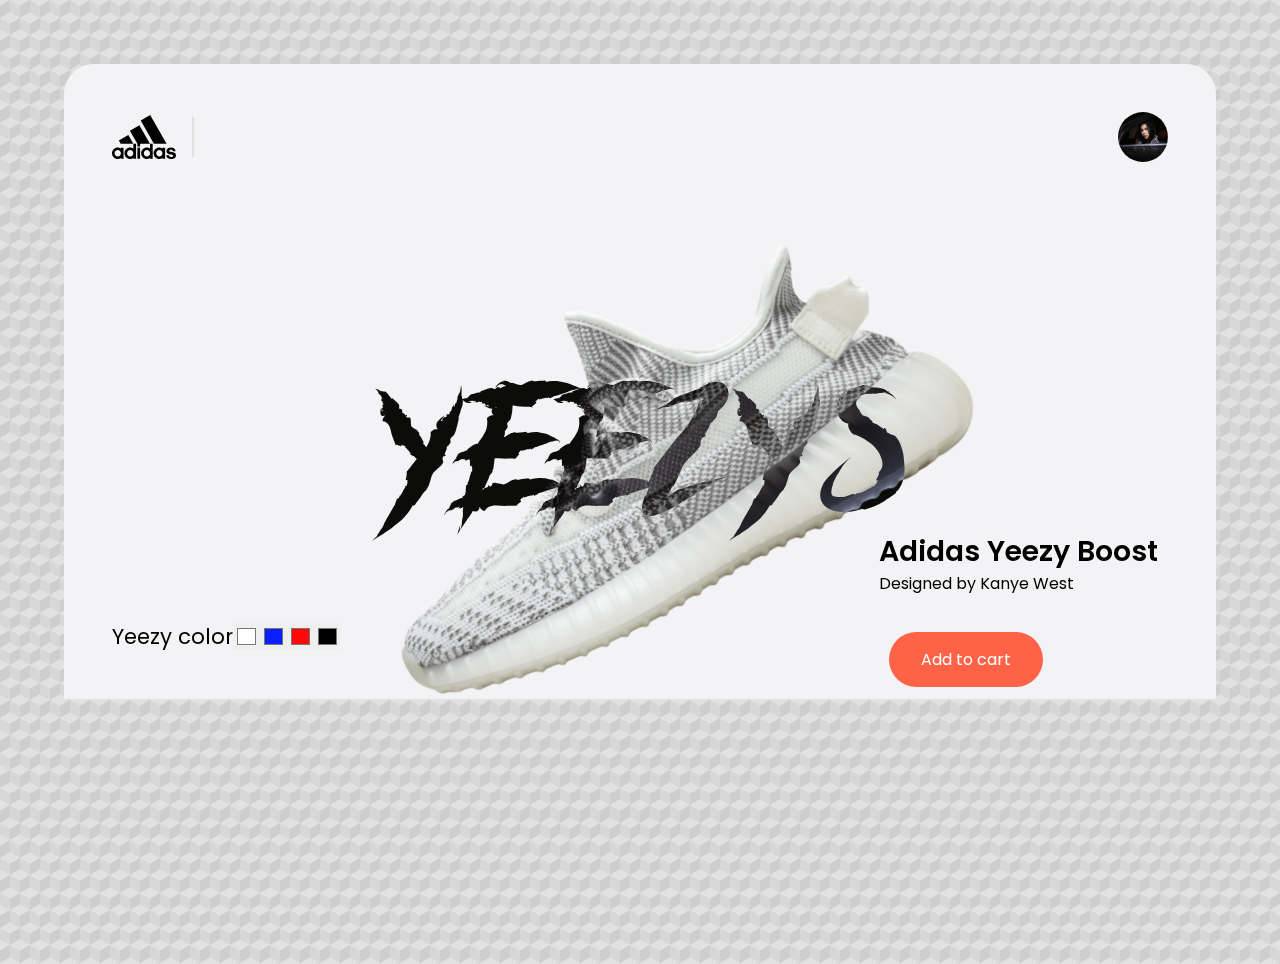
<file: index.html>
<!DOCTYPE html>
<html lang="et">
<head>
    <meta charset="UTF-8">
    <meta http-equiv="X-UA-Compatible" content="IE=edge">
    <meta name="viewport" content="width=device-width, initial-scale=1.0">
    <title>Adidas</title>
    <link rel="stylesheet" href="css/style.css">
    <link rel="preconnect" href="https://fonts.googleapis.com">
    <link rel="preconnect" href="https://fonts.gstatic.com" crossorigin>
    <link href="https://fonts.googleapis.com/css2?family=Poppins:wght@100;300;400;500;600;700;800;900&display=swap"
        rel="stylesheet">
        <link rel="stylesheet" href="https://cdnjs.cloudflare.com/ajax/libs/font-awesome/6.2.1/css/all.min.css" integrity="sha512-MV7K8+y+gLIBoVD59lQIYicR65iaqukzvf/nwasF0nqhPay5w/9lJmVM2hMDcnK1OnMGCdVK+iQrJ7lzPJQd1w==" crossorigin="anonymous" referrerpolicy="no-referrer" />
</head>

<body>
    <header class="d-flex y-c x-bw">
        <nav class="d-flex y-c">
            <div class="logo">
                <img src="/assets/icons/Adidas_Logo.svg" alt="adidas">
            </div>
            <div class="main-nav d-flex y-c">
                <div id="line"></div>
            <a href="shop.html"><i class="fa fa-store"></i></a>
            <a class="active" href="index.html"><i class="fa fa-shoe-prints"></i></a>
            <a href=""><i class="fa fa-shirt"></i></a>
            <a href=""><i class="fa fa-heart"></i></a>
        </nav>
            </div>
        <div class="sec-nav d-flex y-c">
            <nav>
                <a href=""><i class="fa fa-bag-shopping"></i></a>
                <a href=""><i class="fa fa-magnifying-glass"></i></a>
                <a href=""><i class="fa fa-message"></i></a>
            </nav>
            <a href="#" class="user-id"><img src="/assets/images/naine.jpg" alt=""></a>
        </div>
    </header>
    <section class="wrapper hero">
        <img class="hero-img" src="/assets/images/sneaker.png" alt="sneaker">
        <h1 class="big-txt">yeezys</h1>
        <div class="hero-copy">
            <h4>Adidas Yeezy Boost</h4>
            <p>Designed by Kanye West</p>
            <a class="btn btn-primary" href="#">Add to cart</a>
        </div>
        <div class="color-picker d-flex y-c">
            <h5>Yeezy color</h5>
            <input type="color" name="white" value="#ffffff">
            <input type="color" name="blue" value="#0820FF">
            <input type="color" name="red" value="#ff0808">
            <input type="color" name="black" value="#00000">
        </div>
    </section>
</body>
</html>
</file>
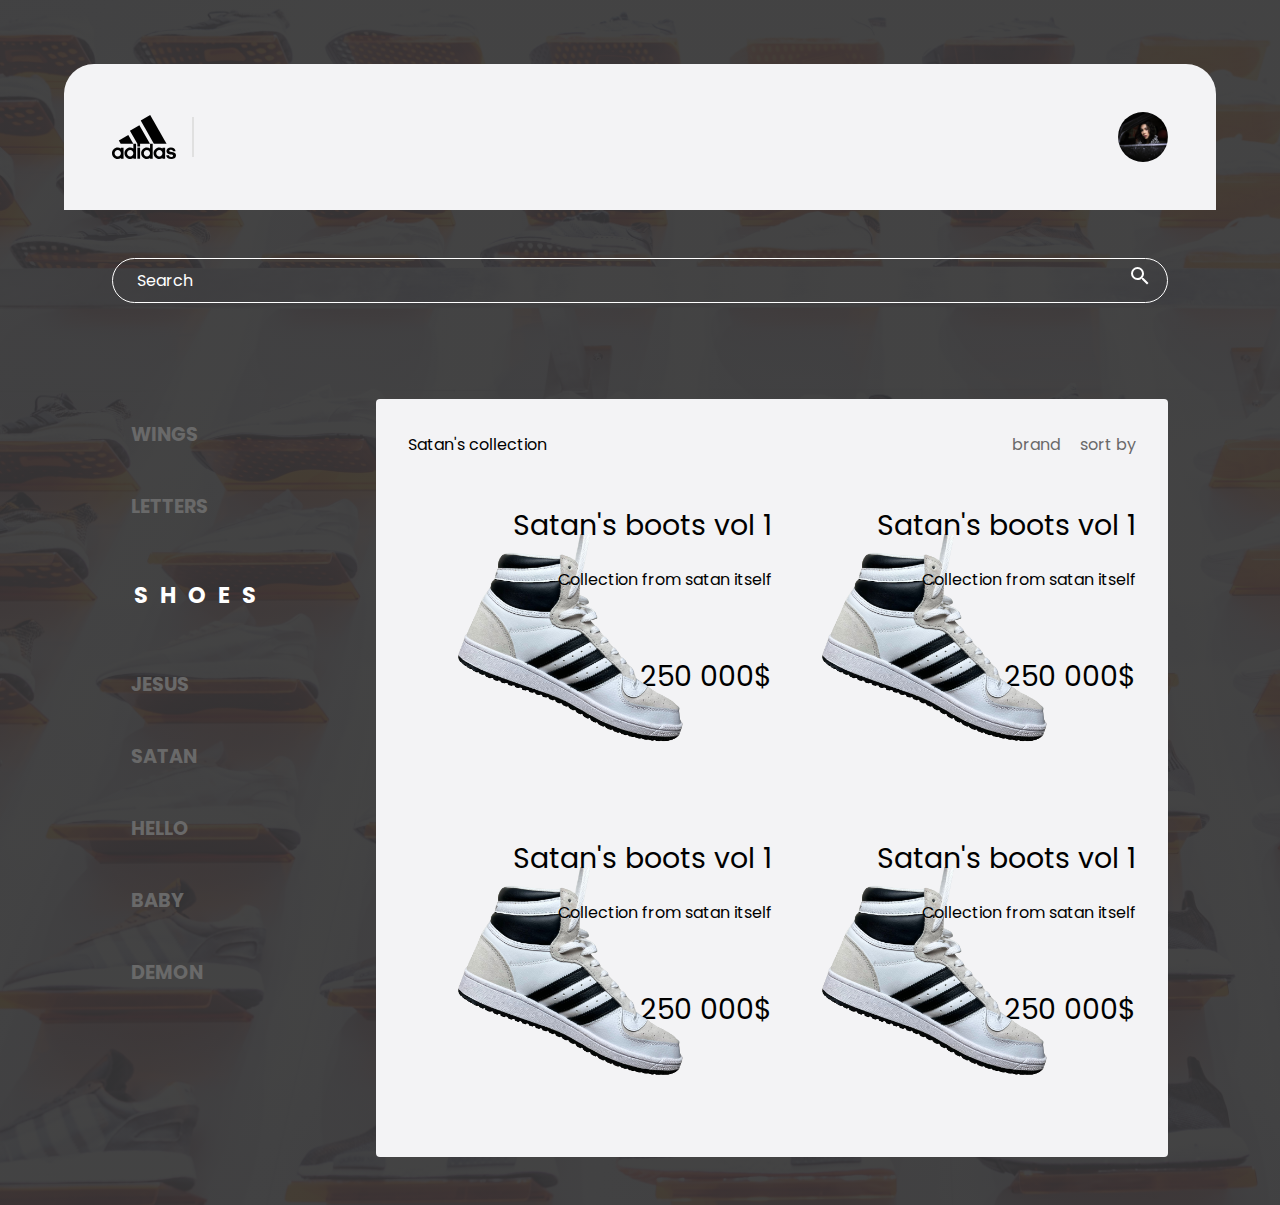
<file: shop.html>
<!DOCTYPE html>
<html lang="et">

<head>
    <meta charset="UTF-8">
    <meta http-equiv="X-UA-Compatible" content="IE=edge">
    <meta name="viewport" content="width=device-width, initial-scale=1.0">
    <title>Adidas</title>
    <link rel="stylesheet" href="css/style.css">
    <link rel="preconnect" href="https://fonts.googleapis.com">
    <link rel="preconnect" href="https://fonts.gstatic.com" crossorigin>
    <link href="https://fonts.googleapis.com/css2?family=Poppins:wght@100;300;400;500;600;700;800;900&display=swap"
        rel="stylesheet">
    <link rel="stylesheet" href="https://cdnjs.cloudflare.com/ajax/libs/font-awesome/6.2.1/css/all.min.css"
        integrity="sha512-MV7K8+y+gLIBoVD59lQIYicR65iaqukzvf/nwasF0nqhPay5w/9lJmVM2hMDcnK1OnMGCdVK+iQrJ7lzPJQd1w=="
        crossorigin="anonymous" referrerpolicy="no-referrer" />
</head>

<body>
    <section class="shop">
        <header class="d-flex y-c x-bw" id="header">
            <nav class="d-flex y-c">
                <div class="logo">
                    <img src="/assets/icons/Adidas_Logo.svg" alt="adidas">
                </div>
                <div class="main-nav d-flex y-c">
                    <div id="line"></div>
                    <a class="active" href="shop.html"><i class="fa fa-store"></i></a>
                    <a href="index.html"><i class="fa fa-shoe-prints"></i></a>
                    <a href=""><i class="fa fa-shirt"></i></a>
                    <a href=""><i class="fa fa-heart"></i></a>
            </nav>
            </div>
            <div class="sec-nav d-flex y-c">
                <nav>
                    <a href=""><i class="fa fa-bag-shopping"></i></a>
                    <a href=""><i class="fa fa-magnifying-glass"></i></a>
                    <a href=""><i class="fa fa-message"></i></a>
                </nav>
                <a href="#" class="user-id"><img src="/assets/images/naine.jpg" alt=""></a>
            </div>
        </header>
        <div class="search wrapper">
            <div class="searchBar">
                <input id="searchQueryInput" type="text" name="searchQueryInput" placeholder="Search" value="" />
                <button id="searchQuerySubmit" type="submit" name="searchQuerySubmit">
                    <svg style="width:24px;height:24px" viewBox="0 0 24 24">
                        <path fill="#fff"
                            d="M9.5,3A6.5,6.5 0 0,1 16,9.5C16,11.11 15.41,12.59 14.44,13.73L14.71,14H15.5L20.5,19L19,20.5L14,15.5V14.71L13.73,14.44C12.59,15.41 11.11,16 9.5,16A6.5,6.5 0 0,1 3,9.5A6.5,6.5 0 0,1 9.5,3M9.5,5C7,5 5,7 5,9.5C5,12 7,14 9.5,14C12,14 14,12 14,9.5C14,7 12,5 9.5,5Z" />
                    </svg>
                </button>
            </div>
        </div>
        <div class="shopper wrapper">
            <div class="side-nav d-flex">
                <a href="">wings</a>
                <a href="">letters</a>
                <a class="loaded" href=""><i class="fa fa-grip-lines"></i>shoes</a>
                <a href="">jesus</a>
                <a href="">satan</a>
                <a href="">hello</a>
                <a href="">baby</a>
                <a href="">demon</a>
            </div>
            <div class="shop-grid">
                <div class="shop-grid-header d-flex y-c x-bw">
                    <div>
                        <a class="black" href="#">Satan's collection<i class="fa fa-chevron-down"></i></a>
                    </div>
                    <div>
                        <a class="gray" href="#">brand<i class="fa fa-chevron-down"></i></a>
                        <a class="gray" href="#">sort by<i class="fa fa-chevron-down"></i></a>
                    </div>
                </div>
                <div class="shop-grid-items">
                    <div class="product">
                        <div class="shop-grid-icons">
                            <a href=""><i class="fa fa-trash-can"></i></a>
                            <a href=""><i class="fa fa-hand-middle-finger"></i></a>
                            <a href=""><i class="fa fa-comment-dollar"></i></a>
                        </div>
                        <div class="product-info">
                        <h4>Satan's boots vol 1</h4>
                        <p>Collection from satan itself</p>
                    </div>
                    <h4>250 000$</h4>
                    <div class="product-image">
                        <a href="">
                            <img src="/assets/images/jalats.png" alt="">
                        </a>
                    </div>
                    </div>
                    <div class="product">
                        <div class="shop-grid-icons">
                            <a href=""><i class="fa fa-trash-can"></i></a>
                            <a href=""><i class="fa fa-hand-middle-finger"></i></a>
                            <a href=""><i class="fa fa-comment-dollar"></i></a>
                        </div>
                        <div class="product-info">
                        <h4>Satan's boots vol 1</h4>
                        <p>Collection from satan itself</p>
                    </div>
                    <h4>250 000$</h4>
                    <div class="product-image">
                        <a href="">
                            <img src="/assets/images/jalats.png" alt="">
                        </a>
                    </div>
                    </div>   <div class="product">
                        <div class="shop-grid-icons">
                            <a href=""><i class="fa fa-trash-can"></i></a>
                            <a href=""><i class="fa fa-hand-middle-finger"></i></a>
                            <a href=""><i class="fa fa-comment-dollar"></i></a>
                        </div>
                        <div class="product-info">
                        <h4>Satan's boots vol 1</h4>
                        <p>Collection from satan itself</p>
                    </div>
                    <h4>250 000$</h4>
                    <div class="product-image">
                        <a href="">
                            <img src="/assets/images/jalats.png" alt="">
                        </a>
                    </div>
                    </div>   <div class="product">
                        <div class="shop-grid-icons">
                            <a href=""><i class="fa fa-trash-can"></i></a>
                            <a href=""><i class="fa fa-hand-middle-finger"></i></a>
                            <a href=""><i class="fa fa-comment-dollar"></i></a>
                        </div>
                        <div class="product-info">
                        <h4>Satan's boots vol 1</h4>
                        <p>Collection from satan itself</p>
                    </div>
                    <h4>250 000$</h4>
                    <div class="product-image">
                        <a href="">
                            <img src="/assets/images/jalats.png" alt="">
                        </a>
                    </div>
                    </div>
                </div>
            </div>
        </div>
    </section>
</body>


</html>
</file>
<file: css/style.css>
/*css reset*/
/* Box sizing rules */
*,
*::before,
*::after {
  box-sizing: border-box;
}

/* Remove default margin */
body,
h1,
h2,
h3,
h4,
p,
figure,
blockquote,
dl,
dd {
  margin: 0;
}

/* Remove list styles on ul, ol elements with a list role, which suggests default styling will be removed */
ul[role='list'],
ol[role='list'] {
  list-style: none;
}

/* Set core root defaults */
html:focus-within {
  scroll-behavior: smooth;
}

/* Set core body defaults */
body {
  min-height: 100vh;
  text-rendering: optimizeSpeed;
  line-height: 1.5;
}

/* A elements that don't have a class get default styles */
a:not([class]) {
  text-decoration-skip-ink: auto;
}

/* Make images easier to work with */
img,
picture {
  max-width: 100%;
  display: block;
}

/* Inherit fonts for inputs and buttons */
input,
button,
textarea,
select {
  font: inherit;
}

/* Remove all animations, transitions and smooth scroll for people that prefer not to see them */
@media (prefers-reduced-motion: reduce) {
  html:focus-within {
   scroll-behavior: auto;
  }
  
  *,
  *::before,
  *::after {
    animation-duration: 0.01ms !important;
    animation-iteration-count: 1 !important;
    transition-duration: 0.01ms !important;
    scroll-behavior: auto !important;
  }
}
/*end css reset*/

/*typography*/
html {font-size: 100%;} /*16px*/

body {
  background-color: #cecece;
  opacity: 1;
  background-image:  linear-gradient(30deg, #e1e1e1 12%, transparent 12.5%, transparent 87%, #e1e1e1 87.5%, #e1e1e1), linear-gradient(150deg, #e1e1e1 12%, transparent 12.5%, transparent 87%, #e1e1e1 87.5%, #e1e1e1), linear-gradient(30deg, #e1e1e1 12%, transparent 12.5%, transparent 87%, #e1e1e1 87.5%, #e1e1e1), linear-gradient(150deg, #e1e1e1 12%, transparent 12.5%, transparent 87%, #e1e1e1 87.5%, #e1e1e1), linear-gradient(60deg, #e1e1e177 25%, transparent 25.5%, transparent 75%, #e1e1e177 75%, #e1e1e177), linear-gradient(60deg, #e1e1e177 25%, transparent 25.5%, transparent 75%, #e1e1e177 75%, #e1e1e177);
  background-size: 20px 35px;
  background-position: 0 0, 0 0, 10px 18px, 10px 18px, 0 0, 10px 18px;
  font-family: 'Poppins', sans-serif;
  font-weight: 400;
  line-height: 1.75;
  color: #000000;
}
@font-face { font-family: grizzly; src: url('/assets/fonts/Grizzly\ Attack\ -\ PERSONAL\ USE.ttf'); }
p {margin-bottom: 1rem;}

.big-txt{
    font-family: grizzly;
    font-size: 13em;
    mix-blend-mode: difference;
    filter: invert(1);
}
h1, h2, h3, h4, h5 {
  margin: 3rem 0 1.38rem;
  font-family: 'Poppins', sans-serif;
  font-weight: 400;
  line-height: 1.3;
}

h1 {
  margin-top: 0;
  font-size: 4.209rem;
}

h2 {font-size: 3.157rem;}

h3 {font-size: 2.369rem;}

h4 {font-size: 1.777rem;}

h5 {font-size: 1.333rem;}

small, .text_small {font-size: 0.75rem;}
/*end typography*/

/*global styles*/
a{
  text-decoration: none;
}
.btn{
  padding: 8px 16px;
  color: #363636;
}
.btn-primary{
background-color: tomato;
color: white;
border-radius: 30px;
padding: 16px 32px;
margin-left: 10px;
}
section, header{
    background-color: #f3f3f5;
}
.wrapper{
    width: 90%;
    max-width: 1400px;
    margin: 0 auto;
    padding: 3em;
}
.d-flex{
  display: flex;
}
.y-c{
  align-items: center;
}
.x-bw{
  justify-content: space-between;
}
.active{
  color: #363636;
}
#line{
  border-left: 2px solid #e0e0e0;
  height: 40px;
  margin: 0 1em;
}
/*end global styles*/

/*main styles*/
header{
    border-radius: 30px 30px 0 0;
    margin: 4em auto 0;
    width: 90%;
    max-width: 1400px;
    padding: 3em;
}
nav a {
  margin: 0 0.5em;
  color: #cfcfcf;
}
.logo{
    width: 4em;
}
.hero{
  position: relative;
}
.user-id img{
    width: 50px;
    height: 50px;
    background-color: burlywood;
    clip-path: circle(50% at 50% 50%);
}
.hero img{
  transform: rotate(333deg);
  margin: auto;
}
.hero .big-txt{
position: absolute;
top: 50%;
left: 50%;
transform: translate(-50%, -50%);
}
.hero-copy{
  position: absolute;
  right: 5%;
  bottom: 5%;
}
.hero-copy h4{
  margin-bottom: 0;
  font-weight: 600;
}
.hero-copy p{
  margin-bottom: 3em;
}
.color-picker h5{
  margin: 0;
}
.color-picker input{
  border: none;
  height: 27px;
  width: 27px;
}
#header{
  margin-top: 0;
}
.shop{
  padding: 4em 0 0 0;
  background: linear-gradient(rgba(52,52,52,92%), rgba(52,52,52,92%)), url(/assets/images/kossid.jpg);
  background-repeat: no-repeat;
  background-size: cover;
}
.searchBar {
  width: 100%;
  display: flex;
  flex-direction: row;
  align-items: center;
}

#searchQueryInput {
  width: 100%;
  height: 2.8rem;
  background: rgba(0,0,0,0%);
  outline: none;
  border: 1px solid white;
  border-radius: 1.625rem;
  padding: 0 3.5rem 0 1.5rem;
  font-size: 1rem;
  color: white;
}
::-webkit-input-placeholder{
  color: white;
}

#searchQuerySubmit {
  width: 3.5rem;
  height: 2.8rem;
  margin-left: -3.5rem;
  background: none;
  border: none;
  outline: none;
}

#searchQuerySubmit:hover {
  cursor: pointer;
}
.shopper{
  display: grid;
grid-template-columns: 1fr 3fr;
grid-template-rows: 1fr;
grid-column-gap: 0px;
grid-row-gap: 0px;
}
.shop-grid{
  background-color: #f3f3f5;
  border-radius: 4px;
  padding: 2em;
}
.side-nav{
  flex-direction: column;
}
.side-nav a{
  text-decoration: none;
  color: #696969;
  font-size: 1.2em;
  text-transform: uppercase;
  margin: 1em 0;
  font-weight: 700;
  padding: 0 1em;
}
.side-nav .loaded{
  color: white;
  letter-spacing: 12px;
  font-size: 1.4em;
  margin: 1.5em 0;
}

.side-nav a:hover{
  color: white;
  transition: 0.5s;
  text-decoration: underline;

}
.side-nav a:hover:before{
  content: '\2013';
  transition: 0.2s;
}
.side-nav .loaded:hover::before{
  content: none;
}
.shop-grid-items{
  display: grid;
grid-template-columns: repeat(2, 1fr);
grid-template-rows: repeat(2, 1fr);
grid-column-gap: 0px;
grid-row-gap: 0px;
}
.black{
  color: black;
}
.gray{
  color: #696969;
}
.gray:nth-child(1){
  margin-right: 1em;
}
.product{
  position: relative;
  display: flex;
  flex-direction: column;
  align-items: flex-end;
  text-align: end;
  margin-bottom: 75px;
}
.product-image{
  position: absolute;
  top: 75px;
  right: 50px;
  z-index: 0;
}
.product-info{
  z-index: 99;
}
/*end main styles*/
/*responsive*/
@media only screen and (max-width:600px){
  nav{
    justify-content: space-between;
    width: 100%;
  }
  header{
    margin: 1em auto 0;
    padding: 1em;
  }
  .wrapper{
    padding: 1em;
  }
  .sec-nav{
    display: none;
  }
  .main-nav #line{
    display: none;
  }
  .big-txt {
    font-size: 3em;
  }
  .hero{
    height: 80vh;
  }
  .hero .big-txt{
    top: 25%;
  }
  .hero-copy{
    position: relative;
    right: 0;
    bottom: 0;
  }
  .hero-copy h4{
    font-size: 24px;
  }
  .hero-copy p{
    margin-bottom: 16px;
  }
 .btn-primary{
  padding: 8px 16px;
 }
}
</file>
